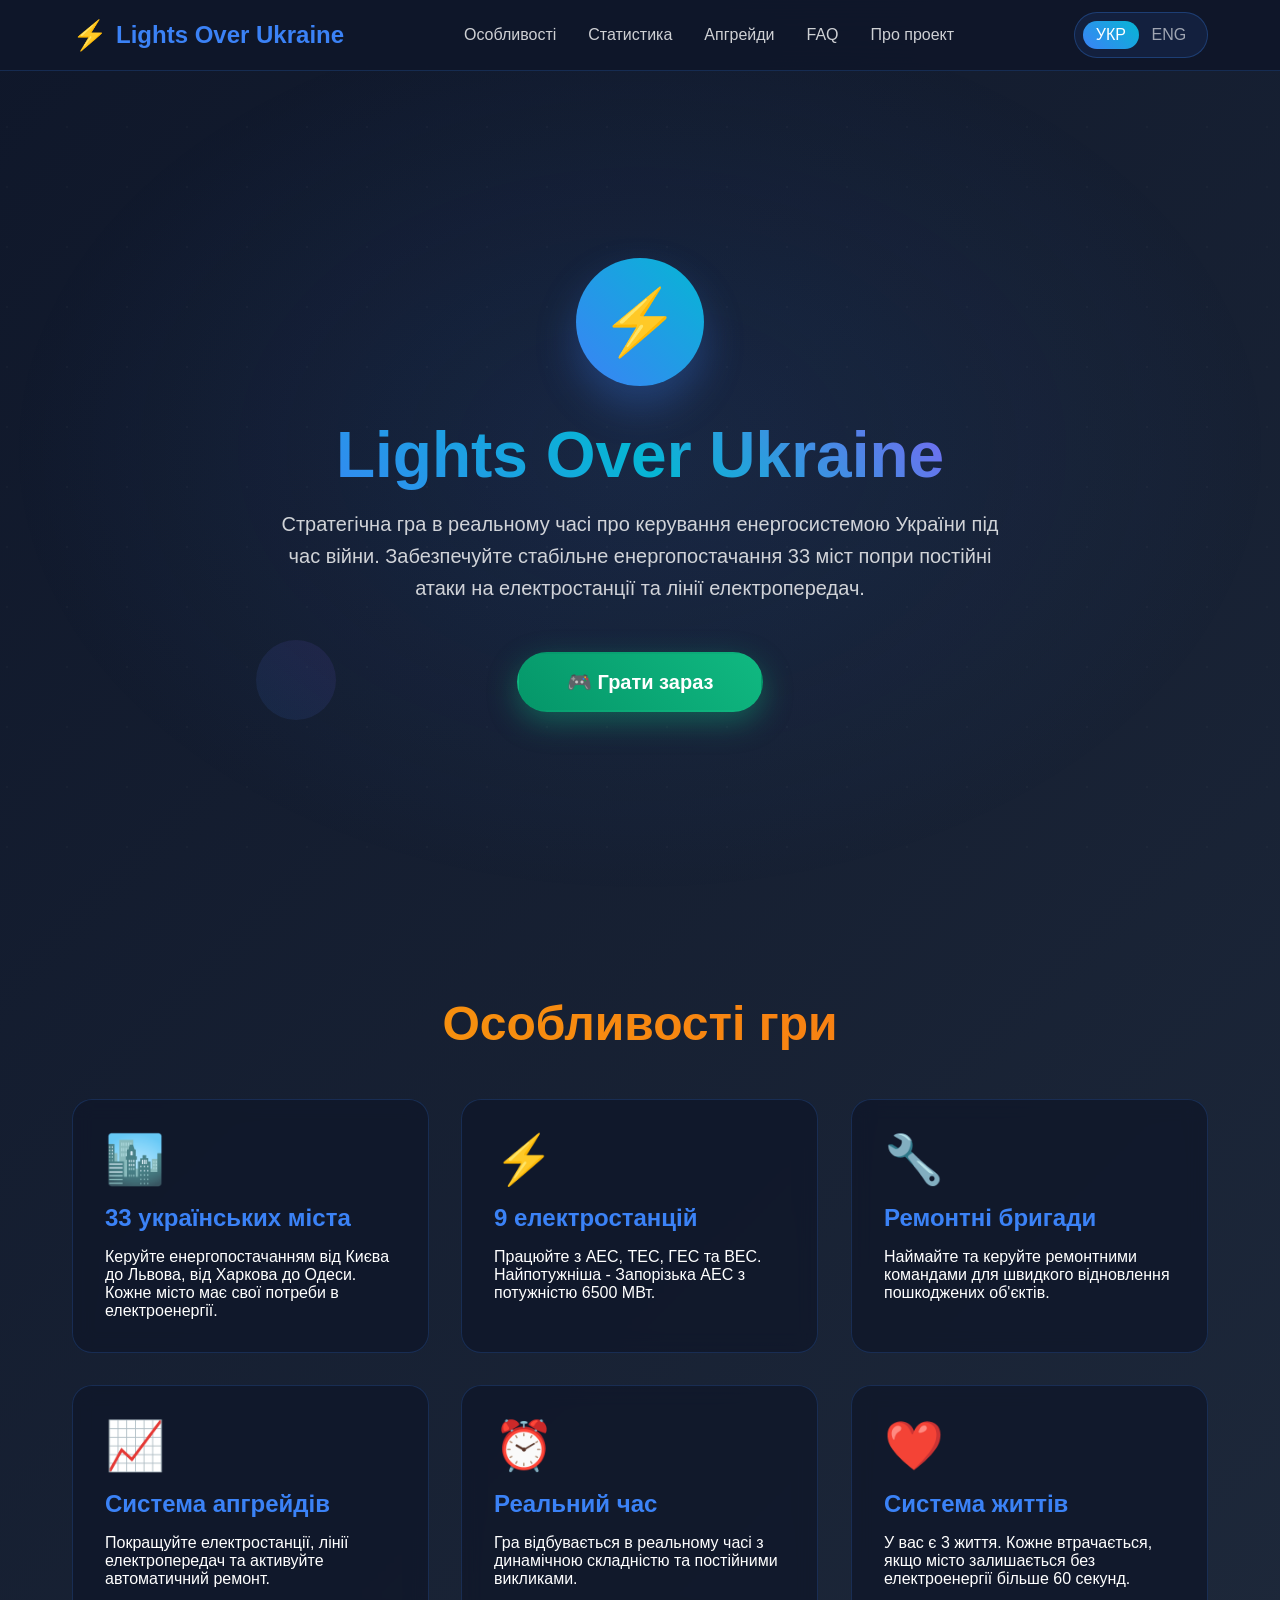
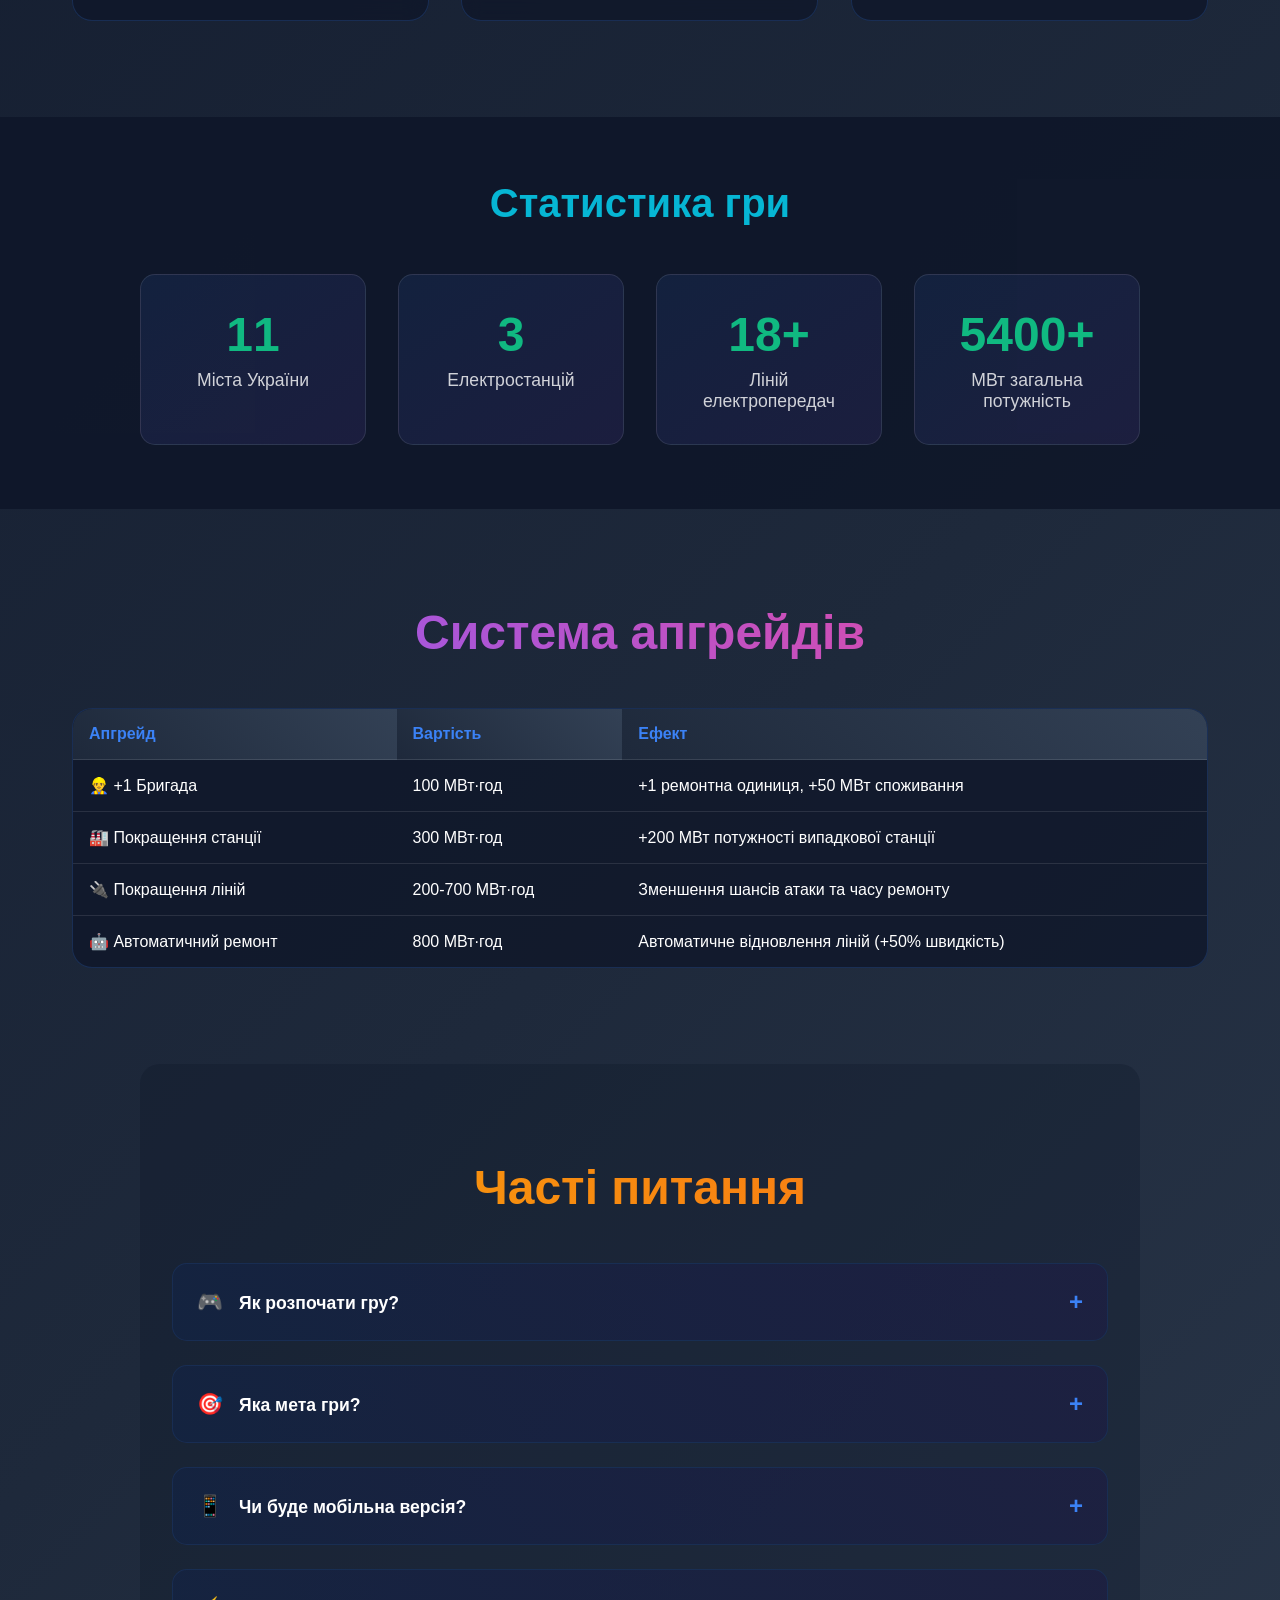
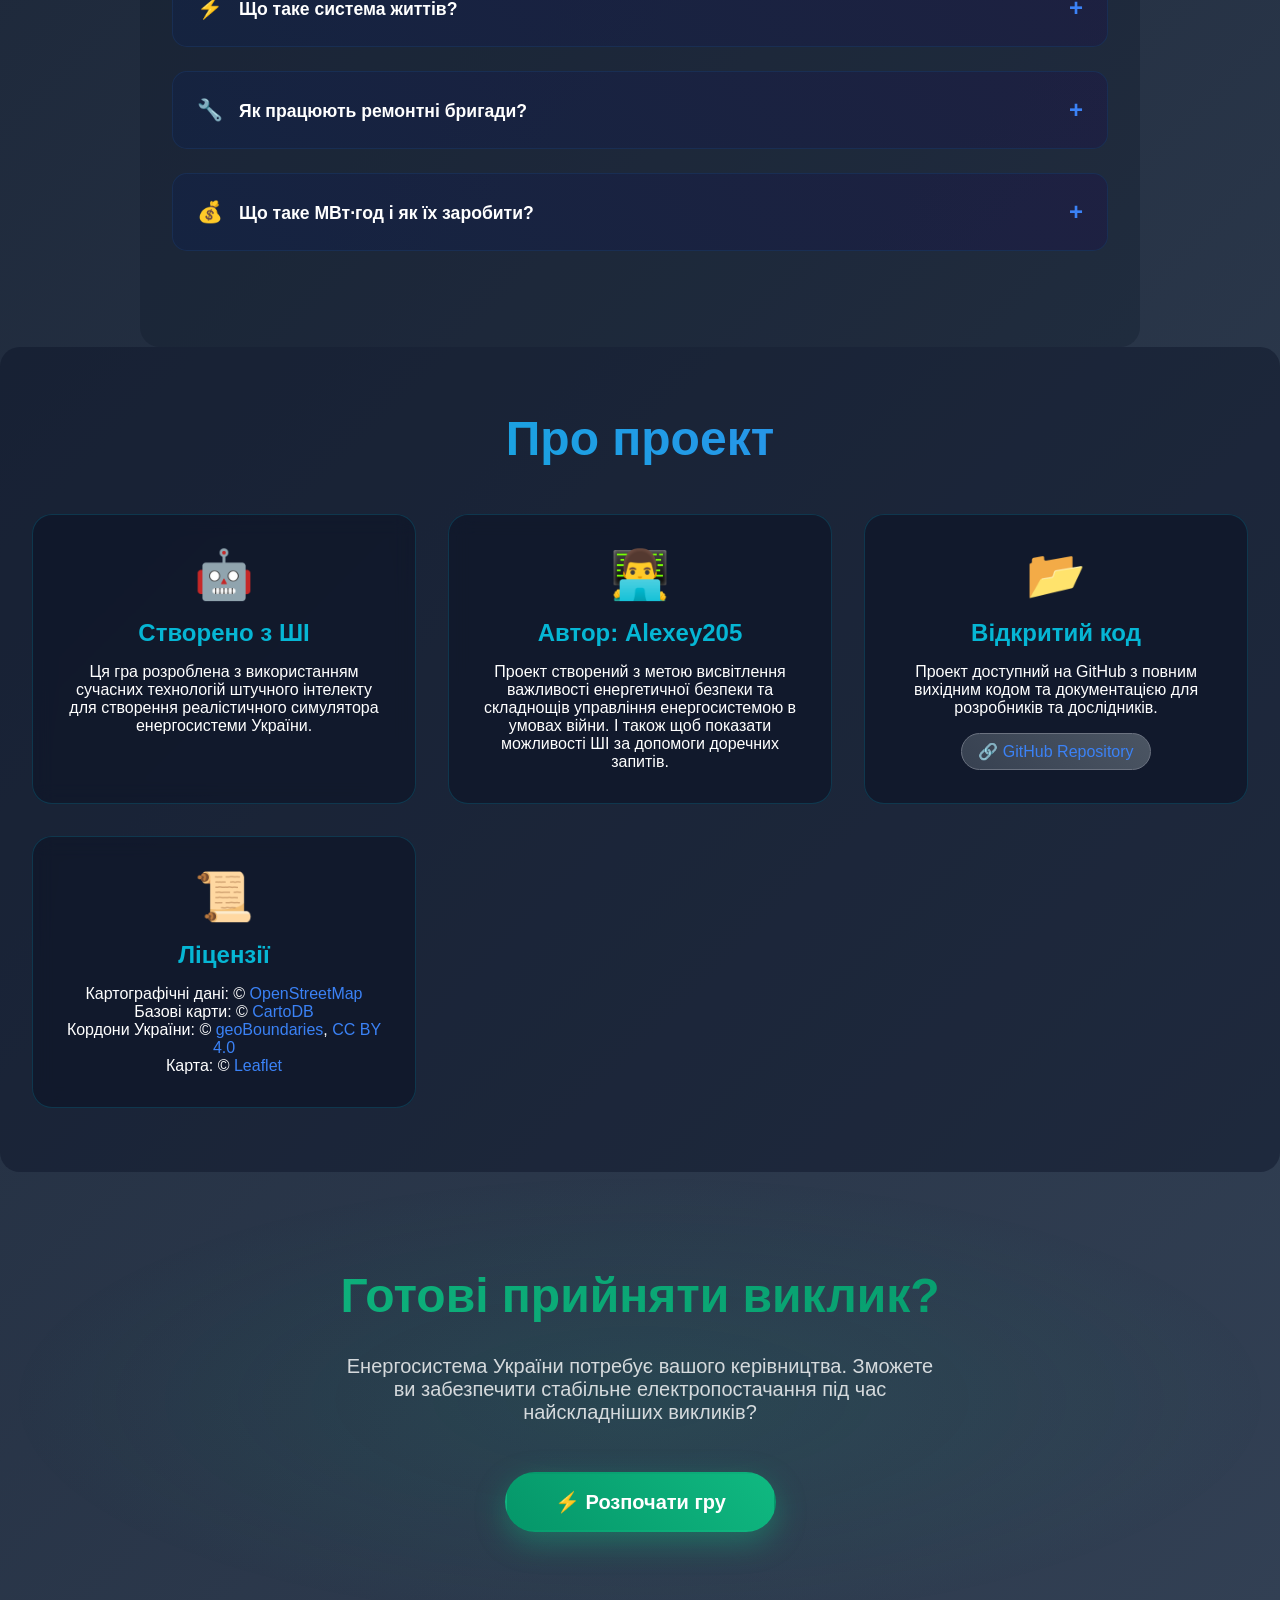
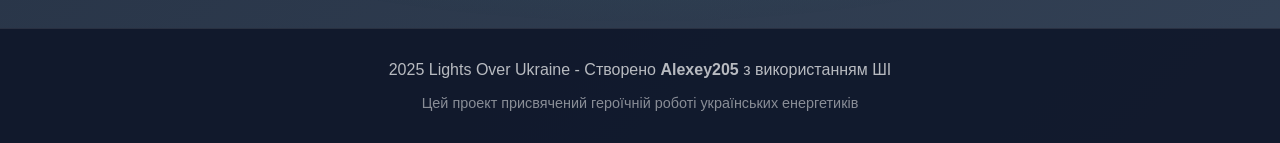
<file: index.html>
<!DOCTYPE html>
<html lang="uk">

<head>
    <meta charset="UTF-8">
    <meta name="viewport" content="width=device-width, initial-scale=1.0, user-scalable=no">
    <title>Lights Over Ukraine - Стратегічна гра про енергосистему України</title>
    <meta name="description" content="Стратегічна гра в реальному часі про керування енергосистемою України під час війни. Забезпечуйте стабільне енергопостачання 33 міст попри постійні атаки.">
    <meta name="keywords" content="гра, стратегія, енергосистема, Україна, симулятор">
    <meta property="og:title" content="Lights Over Ukraine">
    <meta property="og:description" content="Керуйте енергосистемою України під час війни">
    <meta property="og:type" content="website">
    <link rel="icon" href="src/icon.png" type="image/png">
    <style>
        * {
            margin: 0;
            padding: 0;
            box-sizing: border-box;
        }

        body {
            font-family: 'Segoe UI', Tahoma, Geneva, Verdana, sans-serif;
            background: linear-gradient(135deg, #0f172a 0%, #1e293b 50%, #334155 100%);
            color: white;
            overflow-x: hidden;
            -webkit-font-smoothing: antialiased;
            -moz-osx-font-smoothing: grayscale;
        }

        /* Navigation */
        .navbar {
            position: fixed;
            top: 0;
            left: 0;
            right: 0;
            background: rgba(15, 23, 42, 0.95);
            backdrop-filter: blur(20px);
            border-bottom: 1px solid rgba(59, 130, 246, 0.2);
            z-index: 1000;
            transition: all 0.3s ease;
        }

        .navbar.scrolled {
            background: rgba(15, 23, 42, 0.98);
            box-shadow: 0 4px 20px rgba(0, 0, 0, 0.3);
        }

        .nav-container {
            max-width: 1200px;
            margin: 0 auto;
            padding: 0 2rem;
            display: flex;
            align-items: center;
            justify-content: space-between;
            height: 70px;
        }

        .nav-logo {
            display: flex;
            align-items: center;
            font-size: 1.5rem;
            font-weight: bold;
            color: #3b82f6;
            text-decoration: none;
            transition: color 0.3s ease;
        }

        .nav-logo:hover {
            color: #06b6d4;
        }

        .nav-logo::before {
            content: '⚡';
            margin-right: 0.5rem;
            font-size: 1.8rem;
        }

        .nav-menu {
            display: flex;
            align-items: center;
            list-style: none;
            gap: 2rem;
        }

        .nav-link {
            color: rgba(255, 255, 255, 0.8);
            text-decoration: none;
            font-weight: 500;
            transition: all 0.3s ease;
            position: relative;
            padding: 0.5rem 0;
        }

        .nav-link:hover {
            color: #3b82f6;
        }

        .nav-link::after {
            content: '';
            position: absolute;
            bottom: 0;
            left: 0;
            width: 0;
            height: 2px;
            background: linear-gradient(45deg, #3b82f6, #06b6d4);
            transition: width 0.3s ease;
        }

        .nav-link:hover::after {
            width: 100%;
        }

        .nav-right {
            display: flex;
            align-items: center;
            gap: 1.5rem;
        }

        /* Language Switcher */
        .lang-switcher {
            position: relative;
            display: flex;
            align-items: center;
            background: rgba(59, 130, 246, 0.1);
            border: 1px solid rgba(59, 130, 246, 0.3);
            border-radius: 25px;
            padding: 0.5rem;
            cursor: pointer;
            transition: all 0.3s ease;
        }

        .lang-switcher:hover {
            background: rgba(59, 130, 246, 0.2);
            border-color: rgba(59, 130, 246, 0.5);
        }

        .lang-option {
            padding: 0.3rem 0.8rem;
            border-radius: 20px;
            font-weight: 500;
            transition: all 0.3s ease;
            cursor: pointer;
        }

        .lang-option.active {
            background: linear-gradient(45deg, #3b82f6, #06b6d4);
            color: white;
        }

        .lang-option:not(.active) {
            color: rgba(255, 255, 255, 0.6);
        }

        /* Mobile menu button */
        .mobile-menu-btn {
            display: none;
            flex-direction: column;
            cursor: pointer;
            padding: 0.5rem;
            background: none;
            border: none;
            color: white;
        }

        .mobile-menu-btn span {
            width: 25px;
            height: 3px;
            background: white;
            margin: 3px 0;
            transition: 0.3s;
            border-radius: 2px;
        }

        /* Back to Top Button */
        .back-to-top {
            position: fixed;
            bottom: 2rem;
            right: 2rem;
            width: 50px;
            height: 50px;
            background: linear-gradient(45deg, #3b82f6, #06b6d4);
            color: white;
            border: none;
            border-radius: 50%;
            cursor: pointer;
            display: flex;
            align-items: center;
            justify-content: center;
            font-size: 1.2rem;
            opacity: 0;
            visibility: hidden;
            transition: all 0.3s ease;
            z-index: 999;
            box-shadow: 0 4px 20px rgba(59, 130, 246, 0.3);
        }

        .back-to-top.visible {
            opacity: 1;
            visibility: visible;
        }

        .back-to-top:hover {
            transform: translateY(-3px);
            box-shadow: 0 6px 25px rgba(59, 130, 246, 0.5);
        }

        /* Hero Section */
        .hero {
            min-height: 100vh;
            display: flex;
            align-items: center;
            justify-content: center;
            text-align: center;
            position: relative;
            background: radial-gradient(ellipse at center, rgba(59, 130, 246, 0.1) 0%, transparent 70%);
            padding-top: 70px;
        }

        .hero::before {
            content: '';
            position: absolute;
            top: 0;
            left: 0;
            right: 0;
            bottom: 0;
            background: url("data:image/svg+xml,%3Csvg width='60' height='60' viewBox='0 0 60 60' xmlns='http://www.w3.org/2000/svg'%3E%3Cg fill='none' fill-rule='evenodd'%3E%3Cg fill='%23ffffff' fill-opacity='0.03'%3E%3Ccircle cx='7' cy='7' r='1'/%3E%3C/g%3E%3C/g%3E%3C/svg%3E") repeat;
            animation: float 20s ease-in-out infinite;
        }

        @keyframes float {
            0%, 100% {
                transform: translateY(0px);
            }
            50% {
                transform: translateY(-20px);
            }
        }

        .hero-content {
            z-index: 2;
            position: relative;
            max-width: 800px;
            padding: 2rem;
        }

        .logo {
            width: 128px;
            height: 128px;
            margin: 0 auto 2rem;
            background: linear-gradient(45deg, #3b82f6, #06b6d4);
            border-radius: 50%;
            display: flex;
            align-items: center;
            justify-content: center;
            font-size: 4rem;
            box-shadow: 0 20px 40px rgba(59, 130, 246, 0.3);
            animation: pulse 2s ease-in-out infinite;
            will-change: transform;
        }

        @keyframes pulse {
            0%, 100% {
                transform: scale(1);
                box-shadow: 0 20px 40px rgba(59, 130, 246, 0.3);
            }
            50% {
                transform: scale(1.05);
                box-shadow: 0 25px 50px rgba(59, 130, 246, 0.5);
            }
        }

        .hero h1 {
            font-size: 4rem;
            margin-bottom: 1rem;
            background: linear-gradient(45deg, #3b82f6, #06b6d4, #8b5cf6);
            background-clip: text;
            -webkit-background-clip: text;
            -webkit-text-fill-color: transparent;
            animation: glow 3s ease-in-out infinite alternate;
        }

        @keyframes glow {
            from {
                filter: brightness(1);
            }
            to {
                filter: brightness(1.2);
            }
        }

        .hero p {
            font-size: 1.25rem;
            margin-bottom: 3rem;
            opacity: 0.8;
            line-height: 1.6;
        }

        .play-button {
            display: inline-block;
            background: linear-gradient(45deg, #059669, #10b981);
            color: white;
            text-decoration: none;
            padding: 1rem 3rem;
            border-radius: 50px;
            font-size: 1.25rem;
            font-weight: bold;
            box-shadow: 0 10px 30px rgba(16, 185, 129, 0.4);
            transition: all 0.3s ease;
            border: 2px solid transparent;
            will-change: transform;
        }

        .play-button:hover {
            transform: translateY(-3px);
            box-shadow: 0 15px 40px rgba(16, 185, 129, 0.6);
            background: linear-gradient(45deg, #10b981, #059669);
        }

        /* Sections spacing */
        section {
            scroll-margin-top: 70px;
        }

        /* Features Section */
        .features {
            padding: 6rem 2rem;
            max-width: 1200px;
            margin: 0 auto;
        }

        .features h2 {
            text-align: center;
            font-size: 3rem;
            margin-bottom: 3rem;
            background: linear-gradient(45deg, #f59e0b, #f97316);
            background-clip: text;
            -webkit-background-clip: text;
            -webkit-text-fill-color: transparent;
        }

        .features-grid {
            display: grid;
            grid-template-columns: repeat(auto-fit, minmax(300px, 1fr));
            gap: 2rem;
        }

        .feature-card {
            background: rgba(15, 23, 42, 0.8);
            padding: 2rem;
            border-radius: 20px;
            border: 1px solid rgba(59, 130, 246, 0.2);
            backdrop-filter: blur(10px);
            transition: all 0.3s ease;
            position: relative;
            overflow: hidden;
            will-change: transform;
        }

        .feature-card::before {
            content: '';
            position: absolute;
            top: 0;
            left: -100%;
            width: 100%;
            height: 100%;
            background: linear-gradient(90deg, transparent, rgba(59, 130, 246, 0.1), transparent);
            transition: left 0.5s ease;
        }

        .feature-card:hover {
            transform: translateY(-10px);
            box-shadow: 0 20px 40px rgba(0, 0, 0, 0.3);
            border-color: rgba(59, 130, 246, 0.5);
        }

        .feature-card:hover::before {
            left: 100%;
        }

        .feature-icon {
            font-size: 3rem;
            margin-bottom: 1rem;
            display: block;
        }

        .feature-card h3 {
            font-size: 1.5rem;
            margin-bottom: 1rem;
            color: #3b82f6;
        }

        /* Statistics Section */
        .stats {
            background: rgba(15, 23, 42, 0.9);
            padding: 4rem 2rem;
            text-align: center;
        }

        .stats h2 {
            font-size: 2.5rem;
            margin-bottom: 3rem;
            color: #06b6d4;
        }

        .stats-grid {
            display: grid;
            grid-template-columns: repeat(auto-fit, minmax(200px, 1fr));
            gap: 2rem;
            max-width: 1000px;
            margin: 0 auto;
        }

        .stat-card {
            padding: 2rem;
            background: linear-gradient(145deg, rgba(59, 130, 246, 0.1), rgba(139, 92, 246, 0.1));
            border-radius: 15px;
            border: 1px solid rgba(255, 255, 255, 0.1);
            transition: all 0.3s ease;
            will-change: transform;
        }

        .stat-card:hover {
            transform: scale(1.05);
            box-shadow: 0 15px 30px rgba(0, 0, 0, 0.2);
        }

        .stat-number {
            font-size: 3rem;
            font-weight: bold;
            color: #10b981;
            margin-bottom: 0.5rem;
        }

        .stat-label {
            color: rgba(255, 255, 255, 0.8);
            font-size: 1.1rem;
        }

        /* Upgrades Section */
        .upgrades {
            padding: 6rem 2rem;
            max-width: 1200px;
            margin: 0 auto;
        }

        .upgrades h2 {
            text-align: center;
            font-size: 3rem;
            margin-bottom: 3rem;
            background: linear-gradient(45deg, #8b5cf6, #ec4899);
            background-clip: text;
            -webkit-background-clip: text;
            -webkit-text-fill-color: transparent;
        }

        .upgrade-table {
            background: rgba(15, 23, 42, 0.8);
            border-radius: 20px;
            overflow: hidden;
            border: 1px solid rgba(59, 130, 246, 0.2);
        }

        .upgrade-table table {
            width: 100%;
            border-collapse: collapse;
        }

        .upgrade-table th {
            background: linear-gradient(45deg, #1e293b, #334155);
            padding: 1rem;
            text-align: left;
            color: #3b82f6;
            font-weight: bold;
        }

        .upgrade-table td {
            padding: 1rem;
            border-top: 1px solid rgba(255, 255, 255, 0.1);
        }

        .upgrade-table tr:hover {
            background: rgba(59, 130, 246, 0.1);
        }

        /* FAQ Section */
        .faq {
            padding: 6rem 2rem;
            max-width: 1000px;
            margin: 0 auto;
            background: rgba(15, 23, 42, 0.3);
            border-radius: 20px;
        }

        .faq h2 {
            text-align: center;
            font-size: 3rem;
            margin-bottom: 3rem;
            background: linear-gradient(45deg, #f59e0b, #f97316);
            background-clip: text;
            -webkit-background-clip: text;
            -webkit-text-fill-color: transparent;
        }

        .faq-container {
            display: flex;
            flex-direction: column;
            gap: 1.5rem;
        }

        .faq-item {
            background: rgba(15, 23, 42, 0.8);
            border: 1px solid rgba(59, 130, 246, 0.2);
            border-radius: 15px;
            overflow: hidden;
            transition: all 0.3s ease;
        }

        .faq-item:hover {
            border-color: rgba(59, 130, 246, 0.5);
            box-shadow: 0 8px 25px rgba(0, 0, 0, 0.2);
        }

        .faq-question {
            padding: 1.5rem;
            background: linear-gradient(45deg, rgba(59, 130, 246, 0.1), rgba(139, 92, 246, 0.1));
            cursor: pointer;
            display: flex;
            justify-content: space-between;
            align-items: center;
            font-weight: 600;
            font-size: 1.1rem;
            transition: all 0.3s ease;
        }

        .faq-question:hover {
            background: linear-gradient(45deg, rgba(59, 130, 246, 0.2), rgba(139, 92, 246, 0.2));
        }

        .faq-question::after {
            content: '+';
            font-size: 1.5rem;
            font-weight: bold;
            color: #3b82f6;
            transition: transform 0.3s ease;
        }

        .faq-item.active .faq-question::after {
            transform: rotate(45deg);
            color: #06b6d4;
        }

        .faq-answer {
            max-height: 0;
            overflow: hidden;
            transition: max-height 0.3s ease, padding 0.3s ease;
            background: rgba(15, 23, 42, 0.6);
        }

        .faq-item.active .faq-answer {
            max-height: 200px;
            padding: 1.5rem;
        }

        .faq-answer p {
            color: rgba(255, 255, 255, 0.9);
            line-height: 1.6;
            margin: 0;
        }

        .faq-icon {
            margin-right: 1rem;
            font-size: 1.3rem;
        }
        .about-project {
            padding: 4rem 2rem;
            max-width: 1500px;
            margin: 0 auto;
            border-radius: 20px;
            background: rgba(15, 23, 42, 0.5);
        }

        .about-project h2 {
            text-align: center;
            font-size: 3rem;
            margin-bottom: 3rem;
            background: linear-gradient(45deg, #06b6d4, #3b82f6);
            background-clip: text;
            -webkit-background-clip: text;
            -webkit-text-fill-color: transparent;
        }

        .about-grid {
            display: grid;
            grid-template-columns: repeat(auto-fit, minmax(300px, 1fr));
            gap: 2rem;
        }

        .about-card {
            background: rgba(15, 23, 42, 0.8);
            padding: 2rem;
            border-radius: 20px;
            border: 1px solid rgba(6, 182, 212, 0.2);
            backdrop-filter: blur(10px);
            transition: all 0.3s ease;
            position: relative;
            overflow: hidden;
            text-align: center;
            will-change: transform;
        }

        .about-card::before {
            content: '';
            position: absolute;
            top: 0;
            left: -100%;
            width: 100%;
            height: 100%;
            background: linear-gradient(90deg, transparent, rgba(6, 182, 212, 0.1), transparent);
            transition: left 0.5s ease;
        }

        .about-card:hover {
            transform: translateY(-10px);
            box-shadow: 0 20px 40px rgba(0, 0, 0, 0.3);
            border-color: rgba(6, 182, 212, 0.5);
        }

        .about-card:hover::before {
            left: 100%;
        }

        .about-card a {
            color: #3b82f6;
            text-decoration: none;
            transition: color 0.3s ease;
            position: relative;
        }

        .about-card a:hover {
            color: #06b6d4;
        }

        .about-icon {
            font-size: 3rem;
            margin-bottom: 1rem;
            display: block;
        }

        .about-card h3 {
            font-size: 1.5rem;
            margin-bottom: 1rem;
            color: #06b6d4;
        }

        .github-link {
            display: inline-block;
            margin-top: 1rem;
            padding: 0.5rem 1rem;
            background: linear-gradient(45deg, #374151, #4b5563);
            color: white;
            text-decoration: none;
            border-radius: 25px;
            transition: all 0.3s ease;
            border: 1px solid #6b7280;
        }

        .github-link:hover {
            transform: translateY(-2px);
            box-shadow: 0 5px 15px rgba(0, 0, 0, 0.3);
            background: linear-gradient(45deg, #4b5563, #374151);
        }

        /* Call to Action */
        .cta {
            text-align: center;
            padding: 6rem 2rem;
            background: radial-gradient(ellipse at center, rgba(16, 185, 129, 0.1) 0%, transparent 70%);
        }

        .cta h2 {
            font-size: 3rem;
            margin-bottom: 2rem;
            background: linear-gradient(45deg, #10b981, #059669);
            background-clip: text;
            -webkit-background-clip: text;
            -webkit-text-fill-color: transparent;
        }

        .cta p {
            font-size: 1.25rem;
            margin-bottom: 3rem;
            opacity: 0.8;
            max-width: 600px;
            margin-left: auto;
            margin-right: auto;
        }

        /* Touch-friendly improvements */
        .play-button,
        .github-link,
        .back-to-top {
            -webkit-tap-highlight-color: transparent;
            touch-action: manipulation;
        }

        .feature-card,
        .stat-card,
        .about-card {
            -webkit-tap-highlight-color: transparent;
        }

        /* Smooth scrolling */
        html {
            scroll-behavior: smooth;
        }

        /* Animated Background Elements */
        .bg-element {
            position: fixed;
            border-radius: 50%;
            background: linear-gradient(45deg, rgba(59, 130, 246, 0.1), rgba(139, 92, 246, 0.1));
            z-index: -1;
            animation: backgroundFloat 15s ease-in-out infinite;
        }

        .bg-element:nth-child(1) {
            top: 10%;
            left: 10%;
            width: 100px;
            height: 100px;
            animation-delay: 0s;
        }

        .bg-element:nth-child(2) {
            top: 60%;
            right: 10%;
            width: 150px;
            height: 150px;
            animation-delay: 5s;
        }

        .bg-element:nth-child(3) {
            bottom: 20%;
            left: 20%;
            width: 80px;
            height: 80px;
            animation-delay: 10s;
        }

        @keyframes backgroundFloat {
            0%, 100% {
                transform: translateY(0px) rotate(0deg);
                opacity: 0.3;
            }
            50% {
                transform: translateY(-30px) rotate(180deg);
                opacity: 0.6;
            }
        }

        /* Mobile Styles */
        @media (max-width: 768px) {
            .mobile-menu-btn {
                display: flex;
            }

            .nav-menu {
                position: fixed;
                top: 70px;
                left: -100%;
                width: 100%;
                height: calc(100vh - 70px);
                background: rgba(15, 23, 42, 0.98);
                flex-direction: column;
                justify-content: flex-start;
                align-items: center;
                padding-top: 2rem;
                gap: 1.5rem;
                transition: left 0.3s ease;
                backdrop-filter: blur(20px);
            }

            .nav-menu.active {
                left: 0;
            }

            .nav-container {
                padding: 0 1rem;
            }

            .nav-logo {
                font-size: 1.2rem;
            }

            .hero h1 {
                font-size: 2rem;
                margin-bottom: 0.5rem;
            }

            .hero p {
                font-size: 1rem;
                margin-bottom: 2rem;
            }

            .play-button {
                padding: 0.8rem 2rem;
                font-size: 1rem;
            }

            .features, .upgrades, .about-project {
                padding: 3rem 1rem;
            }

            .stats {
                padding: 3rem 1rem;
            }

            .cta {
                padding: 3rem 1rem;
            }

            .features h2, .upgrades h2, .cta h2, .about-project h2 {
                font-size: 2rem;
                margin-bottom: 2rem;
            }

            .stats h2 {
                font-size: 2rem;
                margin-bottom: 2rem;
            }

            .faq h2 {
                font-size: 2rem;
                margin-bottom: 2rem;
            }

            .faq {
                padding: 3rem 1rem;
            }

            .faq-question {
                padding: 1rem;
                font-size: 1rem;
            }

            .faq-item.active .faq-answer {
                max-height: 300px;
                padding: 1rem;
            }

            .faq-icon {
                margin-right: 0.5rem;
                font-size: 1.1rem;
            }

            .back-to-top {
                bottom: 1rem;
                right: 1rem;
                width: 45px;
                height: 45px;
                font-size: 1rem;
            }

            .bg-element {
                display: none;
            }
        }

        @media (max-width: 480px) {
            .nav-container {
                padding: 0 0.8rem;
            }

            .nav-logo {
                font-size: 1rem;
            }

            .nav-logo::before {
                font-size: 1.2rem;
                margin-right: 0.3rem;
            }

            .hero {
                padding: 70px 0.8rem 1.5rem;
            }

            .hero h1 {
                font-size: 1.8rem;
                margin-bottom: 0.6rem;
            }

            .hero p {
                font-size: 0.95rem;
                margin-bottom: 1.5rem;
            }

            .play-button {
                padding: 0.8rem 1.8rem;
                font-size: 0.95rem;
            }

            .logo {
                width: 60px;
                height: 60px;
                font-size: 2rem;
                margin-bottom: 1rem;
            }

            .features, .upgrades, .about-project, .faq {
                padding: 2.5rem 0.8rem;
            }

            .stats, .cta {
                padding: 2rem 0.8rem;
            }

            .features h2, .upgrades h2, .cta h2, .about-project h2, .stats h2, .faq h2 {
                font-size: 1.6rem;
                margin-bottom: 1.5rem;
            }

            .stats-grid {
                gap: 1rem;
            }

            .stat-card {
                padding: 1rem 0.6rem;
            }

            .stat-number {
                font-size: 1.8rem;
            }

            .stat-label {
                font-size: 0.8rem;
            }

            .feature-card, .about-card {
                padding: 1rem;
            }

            .feature-icon, .about-icon {
                font-size: 2rem;
                margin-bottom: 0.8rem;
            }

            .feature-card h3, .about-card h3 {
                font-size: 1.1rem;
                margin-bottom: 0.6rem;
            }

            .feature-card p, .about-card p {
                font-size: 0.85rem;
            }

            .faq-question {
                padding: 0.7rem;
                font-size: 0.9rem;
            }

            .faq-item.active .faq-answer {
                padding: 0.7rem;
            }

            .faq-answer p {
                font-size: 0.85rem;
            }

            .upgrade-table th, .upgrade-table td {
                padding: 0.6rem 0.4rem;
                font-size: 0.8rem;
            }

            .back-to-top {
                width: 35px;
                height: 35px;
                font-size: 0.9rem;
            }

            .github-link {
                padding: 0.4rem 0.8rem;
                font-size: 0.85rem;
            }

            footer {
                padding: 1.2rem 0.8rem;
            }

            footer p {
                font-size: 0.85rem;
            }

            footer p:last-child {
                font-size: 0.8rem;
            }
        }

        @media (max-width: 360px) {
            .nav-logo {
                font-size: 0.9rem;
            }

            .hero h1 {
                font-size: 1.6rem;
            }

            .hero p {
                font-size: 0.9rem;
            }

            .play-button {
                padding: 0.7rem 1.5rem;
                font-size: 0.9rem;
            }

            .features h2, .upgrades h2, .cta h2, .about-project h2, .stats h2, .faq h2 {
                font-size: 1.4rem;
            }

            .stat-number {
                font-size: 1.6rem;
            }

            .lang-option {
                padding: 0.1rem 0.4rem;
                font-size: 0.75rem;
            }
        }

        /* Landscape mobile orientation */
        @media (max-height: 500px) and (orientation: landscape) {
            .hero {
                min-height: auto;
                padding: 80px 1rem 2rem;
            }

            .logo {
                width: 50px;
                height: 50px;
                font-size: 1.8rem;
                margin-bottom: 0.8rem;
            }

            .hero h1 {
                font-size: 1.6rem;
                margin-bottom: 0.5rem;
            }

            .hero p {
                font-size: 0.9rem;
                margin-bottom: 1.2rem;
            }
        }

        /* High DPI displays */
        @media (-webkit-min-device-pixel-ratio: 2), (min-resolution: 192dpi) {
            .hero::before {
                background-size: 30px 30px;
            }
        }

        /* Accessibility improvements */
        @media (prefers-reduced-motion: reduce) {
            *,
            *::before,
            *::after {
                animation-duration: 0.01ms !important;
                animation-iteration-count: 1 !important;
                transition-duration: 0.01ms !important;
            }

            .hero::before {
                animation: none;
            }

            .logo {
                animation: none;
            }
        }

        /* Focus styles for better accessibility */
        .nav-link:focus,
        .play-button:focus,
        .github-link:focus,
        .back-to-top:focus,
        .faq-question:focus {
            outline: 2px solid #3b82f6;
            outline-offset: 2px;
        }

        /* Improved touch targets */
        @media (hover: none) {
            .nav-link,
            .play-button,
            .github-link,
            .faq-question,
            .lang-option {
                min-height: 44px;
                display: flex;
                align-items: center;
                justify-content: center;
            }

            .mobile-menu-btn {
                min-height: 44px;
                min-width: 44px;
            }

            .back-to-top {
                min-height: 44px;
                min-width: 44px;
            }
        }
    </style>
</head>

<body>
    <!-- Navigation -->
    <nav class="navbar" id="navbar">
        <div class="nav-container">
            <a href="#hero" class="nav-logo">Lights Over Ukraine</a>
            
            <ul class="nav-menu" id="nav-menu">
                <li><a href="#features" class="nav-link" data-uk="Особливості" data-en="Features">Особливості</a></li>
                <li><a href="#stats" class="nav-link" data-uk="Статистика" data-en="Statistics">Статистика</a></li>
                <li><a href="#upgrades" class="nav-link" data-uk="Апгрейди" data-en="Upgrades">Апгрейди</a></li>
                <li><a href="#faq" class="nav-link" data-uk="FAQ" data-en="FAQ">FAQ</a></li>
                <li><a href="#about" class="nav-link" data-uk="Про проект" data-en="About">Про проект</a></li>
            </ul>

            <div class="nav-right">
                <div class="lang-switcher" id="lang-switcher">
                    <div class="lang-option active" data-lang="uk">УКР</div>
                    <div class="lang-option" data-lang="en">ENG</div>
                </div>
                
                <button class="mobile-menu-btn" id="mobile-menu-btn">
                    <span></span>
                    <span></span>
                    <span></span>
                </button>
            </div>
        </div>
    </nav>

    <!-- Back to Top Button -->
    <button class="back-to-top" id="back-to-top" title="Повернутися наверх">
        ↑
    </button>

    <!-- Animated background elements -->
    <div class="bg-element"></div>
    <div class="bg-element"></div>
    <div class="bg-element"></div>

    <!-- Hero Section -->
    <section class="hero" id="hero">
        <div class="hero-content">
            <div class="logo">⚡</div>
            <h1 data-uk="Lights Over Ukraine" data-en="Lights Over Ukraine">Lights Over Ukraine</h1>
            <p data-uk="Стратегічна гра в реальному часі про керування енергосистемою України під час війни. Забезпечуйте стабільне енергопостачання 33 міст попри постійні атаки на електростанції та лінії електропередач." data-en="Real-time strategic game about managing Ukraine's energy system during wartime. Ensure stable power supply to 33 cities despite constant attacks on power plants and transmission lines.">Стратегічна гра в реальному часі про керування енергосистемою України під час війни. Забезпечуйте стабільне енергопостачання 33 міст попри постійні атаки на електростанції та лінії електропередач.</p>
            <a href="base_game.html" class="play-button" data-uk="🎮 Грати зараз" data-en="🎮 Play Now">🎮 Грати зараз</a>
        </div>
    </section>

    <!-- Features Section -->
    <section class="features" id="features">
        <h2 data-uk="Особливості гри" data-en="Game Features">Особливості гри</h2>
        <div class="features-grid">
            <div class="feature-card">
                <span class="feature-icon">🏙️</span>
                <h3 data-uk="33 українських міста" data-en="33 Ukrainian Cities">33 українських міста</h3>
                <p data-uk="Керуйте енергопостачанням від Києва до Львова, від Харкова до Одеси. Кожне місто має свої потреби в електроенергії." data-en="Manage power supply from Kyiv to Lviv, from Kharkiv to Odesa. Each city has its own electricity needs.">Керуйте енергопостачанням від Києва до Львова, від Харкова до Одеси. Кожне місто має свої потреби в електроенергії.</p>
            </div>
            <div class="feature-card">
                <span class="feature-icon">⚡</span>
                <h3 data-uk="9 електростанцій" data-en="9 Power Plants">9 електростанцій</h3>
                <p data-uk="Працюйте з АЕС, ТЕС, ГЕС та ВЕС. Найпотужніша - Запорізька АЕС з потужністю 6500 МВт." data-en="Work with nuclear, thermal, hydro and wind power plants. The most powerful is Zaporizhzhia NPP with 6500 MW capacity.">Працюйте з АЕС, ТЕС, ГЕС та ВЕС. Найпотужніша - Запорізька АЕС з потужністю 6500 МВт.</p>
            </div>
            <div class="feature-card">
                <span class="feature-icon">🔧</span>
                <h3 data-uk="Ремонтні бригади" data-en="Repair Teams">Ремонтні бригади</h3>
                <p data-uk="Наймайте та керуйте ремонтними командами для швидкого відновлення пошкоджених об'єктів." data-en="Hire and manage repair teams for quick restoration of damaged facilities.">Наймайте та керуйте ремонтними командами для швидкого відновлення пошкоджених об'єктів.</p>
            </div>
            <div class="feature-card">
                <span class="feature-icon">📈</span>
                <h3 data-uk="Система апгрейдів" data-en="Upgrade System">Система апгрейдів</h3>
                <p data-uk="Покращуйте електростанції, лінії електропередач та активуйте автоматичний ремонт." data-en="Improve power plants, transmission lines and activate automatic repair.">Покращуйте електростанції, лінії електропередач та активуйте автоматичний ремонт.</p>
            </div>
            <div class="feature-card">
                <span class="feature-icon">⏰</span>
                <h3 data-uk="Реальний час" data-en="Real Time">Реальний час</h3>
                <p data-uk="Гра відбувається в реальному часі з динамічною складністю та постійними викликами." data-en="The game takes place in real time with dynamic difficulty and constant challenges.">Гра відбувається в реальному часі з динамічною складністю та постійними викликами.</p>
            </div>
            <div class="feature-card">
                <span class="feature-icon">❤️</span>
                <h3 data-uk="Система життів" data-en="Lives System">Система життів</h3>
                <p data-uk="У вас є 3 життя. Кожне втрачається, якщо місто залишається без електроенергії більше 60 секунд." data-en="You have 3 lives. Each is lost if a city remains without electricity for more than 60 seconds.">У вас є 3 життя. Кожне втрачається, якщо місто залишається без електроенергії більше 60 секунд.</p>
            </div>
        </div>
    </section>

    <!-- Statistics Section -->
    <section class="stats" id="stats">
        <h2 data-uk="Статистика гри" data-en="Game Statistics">Статистика гри</h2>
        <div class="stats-grid">
            <div class="stat-card">
                <div class="stat-number">33</div>
                <div class="stat-label" data-uk="Міста України" data-en="Ukrainian Cities">Міста України</div>
            </div>
            <div class="stat-card">
                <div class="stat-number">9</div>
                <div class="stat-label" data-uk="Електростанцій" data-en="Power Plants">Електростанцій</div>
            </div>
            <div class="stat-card">
                <div class="stat-number">50+</div>
                <div class="stat-label" data-uk="Ліній електропередач" data-en="Transmission Lines">Ліній електропередач</div>
            </div>
            <div class="stat-card">
                <div class="stat-number">15000+</div>
                <div class="stat-label" data-uk="МВт загальна потужність" data-en="MW Total Capacity">МВт загальна потужність</div>
            </div>
        </div>
    </section>

    <!-- Upgrades Table -->
    <section class="upgrades" id="upgrades">
        <h2 data-uk="Система апгрейдів" data-en="Upgrade System">Система апгрейдів</h2>
        <div class="upgrade-table">
            <table>
                <thead>
                    <tr>
                        <th data-uk="Апгрейд" data-en="Upgrade">Апгрейд</th>
                        <th data-uk="Вартість" data-en="Cost">Вартість</th>
                        <th data-uk="Ефект" data-en="Effect">Ефект</th>
                    </tr>
                </thead>
                <tbody>
                    <tr>
                        <td data-uk="👷‍♂️ +1 Бригада" data-en="👷‍♂️ +1 Team">👷‍♂️ +1 Бригада</td>
                        <td data-uk="100 МВт·год" data-en="100 MWh">100 МВт·год</td>
                        <td data-uk="+1 ремонтна одиниця, +50 МВт споживання" data-en="+1 repair unit, +50 MW consumption">+1 ремонтна одиниця, +50 МВт споживання</td>
                    </tr>
                    <tr>
                        <td data-uk="🏭 Покращення станції" data-en="🏭 Station Upgrade">🏭 Покращення станції</td>
                        <td data-uk="300 МВт·год" data-en="300 MWh">300 МВт·год</td>
                        <td data-uk="+200 МВт потужності випадкової станції" data-en="+200 MW capacity to random station">+200 МВт потужності випадкової станції</td>
                    </tr>
                    <tr>
                        <td data-uk="🔌 Покращення ліній" data-en="🔌 Line Upgrade">🔌 Покращення ліній</td>
                        <td data-uk="200-700 МВт·год" data-en="200-700 MWh">200-700 МВт·год</td>
                        <td data-uk="Зменшення шансів атаки та часу ремонту" data-en="Reduced attack chances and repair time">Зменшення шансів атаки та часу ремонту</td>
                    </tr>
                    <tr>
                        <td data-uk="🤖 Автоматичний ремонт" data-en="🤖 Auto Repair">🤖 Автоматичний ремонт</td>
                        <td data-uk="800 МВт·год" data-en="800 MWh">800 МВт·год</td>
                        <td data-uk="Автоматичне відновлення ліній (+50% швидкість)" data-en="Automatic line restoration (+50% speed)">Автоматичне відновлення ліній (+50% швидкість)</td>
                    </tr>
                </tbody>
            </table>
        </div>
    </section>

    <!-- FAQ Section -->
    <section class="faq" id="faq">
        <h2 data-uk="Часті питання" data-en="Frequently Asked Questions">Часті питання</h2>
        <div class="faq-container">
            <div class="faq-item">
                <div class="faq-question">
                    <span><span class="faq-icon">🎮</span><span data-uk="Як розпочати гру?" data-en="How to start playing?">Як розпочати гру?</span></span>
                </div>
                <div class="faq-answer">
                    <p data-uk="Для початку гри натисніть на кнопку 'Грати зараз' або 'Розпочати гру' на головній сторінці сайту. Ви будете перенаправлені до ігрового інтерфейсу, де зможете розпочати керування енергосистемою України." data-en="To start the game, click the 'Play Now' or 'Start Game' button on the main page of the site. You will be redirected to the game interface where you can begin managing Ukraine's energy system.">Для початку гри натисніть на кнопку "Грати зараз" або "Розпочати гру" на головній сторінці сайту. Ви будете перенаправлені до ігрового інтерфейсу, де зможете розпочати керування енергосистемою України.</p>
                </div>
            </div>
            
            <div class="faq-item">
                <div class="faq-question">
                    <span><span class="faq-icon">🎯</span><span data-uk="Яка мета гри?" data-en="What is the goal of the game?">Яка мета гри?</span></span>
                </div>
                <div class="faq-answer">
                    <p data-uk="Головна мета гри - відновлення та підтримка енергосистеми України під час війни. Ви повинні забезпечувати стабільне електропостачання для 33 українських міст, керуючи 9 електростанціями та 50+ лініями електропередач, попри постійні атаки на інфраструктуру." data-en="The main goal of the game is to restore and maintain Ukraine's energy system during wartime. You must ensure stable electricity supply to 33 Ukrainian cities by managing 9 power plants and 50+ transmission lines, despite constant attacks on infrastructure.">Головна мета гри - відновлення та підтримка енергосистеми України під час війни. Ви повинні забезпечувати стабільне електропостачання для 33 українських міст, керуючи 9 електростанціями та 50+ лініями електропередач, попри постійні атаки на інфраструктуру.</p>
                </div>
            </div>
            
            <div class="faq-item">
                <div class="faq-question">
                    <span><span class="faq-icon">📱</span><span data-uk="Чи буде мобільна версія?" data-en="Will there be a mobile version?">Чи буде мобільна версія?</span></span>
                </div>
                <div class="faq-answer">
                    <p data-uk="Мобільна версія гри знаходиться в планах розробки, але наразі не є першочерговим завданням. Спочатку ми зосереджуємося на наповненні гри новим контентом, функціями та покращенні ігрового процесу для десктопної версії." data-en="A mobile version of the game is planned for development, but it's not currently a priority. First, we are focusing on filling the game with new content, features and improving gameplay for the desktop version.">Мобільна версія гри знаходиться в планах розробки, але наразі не є першочерговим завданням. Спочатку ми зосереджуємося на наповненні гри новим контентом, функціями та покращенні ігрового процесу для десктопної версії.</p>
                </div>
            </div>
            
            <div class="faq-item">
                <div class="faq-question">
                    <span><span class="faq-icon">⚡</span><span data-uk="Що таке система життів?" data-en="What is the lives system?">Що таке система життів?</span></span>
                </div>
                <div class="faq-answer">
                    <p data-uk="У грі є система з 3 життів. Ви втрачаєте одне життя кожного разу, коли будь-яке місто залишається без електроенергії більше 60 секунд. Коли всі життя закінчуються - гра завершується. Це додає напругу та реалістичності до процесу управління енергосистемою." data-en="The game has a system of 3 lives. You lose one life every time any city remains without electricity for more than 60 seconds. When all lives are exhausted - the game ends. This adds tension and realism to the energy system management process.">У грі є система з 3 життів. Ви втрачаєте одне життя кожного разу, коли будь-яке місто залишається без електроенергії більше 60 секунд. Коли всі життя закінчуються - гра завершується. Це додає напругу та реалістичності до процесу управління енергосистемою.</p>
                </div>
            </div>
            
            <div class="faq-item">
                <div class="faq-question">
                    <span><span class="faq-icon">🔧</span><span data-uk="Як працюють ремонтні бригади?" data-en="How do repair teams work?">Як працюють ремонтні бригади?</span></span>
                </div>
                <div class="faq-answer">
                    <p data-uk="Ремонтні бригади - це ключовий елемент гри. Вони відновлюють пошкоджені електростанції та лінії електропередач. Ви можете наймати додаткові бригади за накопичену енергію, що збільшує швидкість відновлення інфраструктури після атак." data-en="Repair teams are a key element of the game. They restore damaged power plants and transmission lines. You can hire additional teams using accumulated energy, which increases the speed of infrastructure restoration after attacks.">Ремонтні бригади - це ключовий елемент гри. Вони відновлюють пошкоджені електростанції та лінії електропередач. Ви можете наймати додаткові бригади за накопичену енергію, що збільшує швидкість відновлення інфраструктури після атак.</p>
                </div>
            </div>
            
            <div class="faq-item">
                <div class="faq-question">
                    <span><span class="faq-icon">💰</span><span data-uk="Що таке МВт·год і як їх заробити?" data-en="What are MWh and how to earn them?">Що таке МВт·год і як їх заробити?</span></span>
                </div>
                <div class="faq-answer">
                    <p data-uk="МВт·год (мегават-години) - це ігрова валюта, яка представляє накопичену електроенергію. Ви заробляєте МВт·год, коли ваші електростанції працюють та постачають енергію містам. Цю валюту можна витрачати на апгрейди, наймання ремонтних бригад та покращення інфраструктури." data-en="MWh (megawatt-hours) is the game currency that represents accumulated electrical energy. You earn MWh when your power plants operate and supply energy to cities. This currency can be spent on upgrades, hiring repair teams and infrastructure improvements.">МВт·год (мегават-години) - це ігрова валюта, яка представляє накопичену електроенергію. Ви заробляєте МВт·год, коли ваші електростанції працюють та постачають енергію містам. Цю валюту можна витрачати на апгрейди, наймання ремонтних бригад та покращення інфраструктури.</p>
                </div>
            </div>
        </div>
    </section>

    <!-- About Project Section -->
    <section class="about-project" id="about">
        <div class="about-content">
            <h2 data-uk="Про проект" data-en="About Project">Про проект</h2>
            <div class="about-grid">
                <div class="about-card">
                    <span class="about-icon">🤖</span>
                    <h3 data-uk="Створено з ШІ" data-en="Created with AI">Створено з ШІ</h3>
                    <p data-uk="Ця гра розроблена з використанням сучасних технологій штучного інтелекту для створення реалістичного симулятора енергосистеми України." data-en="This game is developed using modern artificial intelligence technologies to create a realistic simulator of Ukraine's energy system.">Ця гра розроблена з використанням сучасних технологій штучного інтелекту для створення реалістичного симулятора енергосистеми України.</p>
                </div>
                <div class="about-card">
                    <span class="about-icon">👨‍💻</span>
                    <h3 data-uk="Автор: Alexey205" data-en="Author: Alexey205">Автор: Alexey205</h3>
                    <p data-uk="Проект створений з метою висвітлення важливості енергетичної безпеки та складнощів управління енергосистемою в умовах війни. І також щоб показати можливості ШІ за допомоги доречних запитів." data-en="The project was created to highlight the importance of energy security and the complexities of energy system management during wartime. And also to show the capabilities of AI through relevant queries.">Проект створений з метою висвітлення важливості енергетичної безпеки та складнощів управління енергосистемою в умовах війни. І також щоб показати можливості ШІ за допомоги доречних запитів.</p>
                </div>
                <div class="about-card">
                    <span class="about-icon">📂</span>
                    <h3 data-uk="Відкритий код" data-en="Open Source">Відкритий код</h3>
                    <p data-uk="Проект доступний на GitHub з повним вихідним кодом та документацією для розробників та дослідників." data-en="The project is available on GitHub with full source code and documentation for developers and researchers.">Проект доступний на GitHub з повним вихідним кодом та документацією для розробників та дослідників.</p>
                    <a href="https://github.com/Alexey205/Lights-Over-Ukraine" target="_blank" class="github-link">
                        <span data-uk="🔗 GitHub Repository" data-en="🔗 GitHub Repository">🔗 GitHub Repository</span>
                    </a>
                </div>
                <div class="about-card">
                    <span class="about-icon">📜</span>
                    <h3 data-uk="Ліцензії" data-en="Licenses">Ліцензії</h3>
                    <p>
                        <span data-uk="Картографічні дані: © " data-en="Cartographic data: © ">Картографічні дані: © </span><a href="https://www.openstreetmap.org/copyright" target="_blank">OpenStreetMap</a><br>
                        <span data-uk="Базові карти: © " data-en="Base maps: © ">Базові карти: © </span><a href="https://carto.com/" target="_blank">CartoDB</a><br>
                        <span data-uk="Кордони України: © " data-en="Ukraine borders: © ">Кордони України: © </span><a href="https://www.geoboundaries.org" target="_blank">geoBoundaries</a>,
                        <a href="https://creativecommons.org/licenses/by/4.0/" target="_blank">CC BY 4.0</a><br>
                        <span data-uk="Карта: © " data-en="Map: © ">Карта: © </span><a href="https://leafletjs.com" target="_blank">Leaflet</a><br>
                    </p>
                </div>
            </div>
        </div>
    </section>

    <!-- Call to Action -->
    <section class="cta">
        <h2 data-uk="Готові прийняти виклик?" data-en="Ready to Take the Challenge?">Готові прийняти виклик?</h2>
        <p data-uk="Енергосистема України потребує вашого керівництва. Зможете ви забезпечити стабільне електропостачання під час найскладніших викликів?" data-en="Ukraine's energy system needs your leadership. Can you ensure stable electricity supply during the most difficult challenges?">Енергосистема України потребує вашого керівництва. Зможете ви забезпечити стабільне електропостачання під час найскладніших викликів?</p>
        <a href="base_game.html" class="play-button" data-uk="⚡ Розпочати гру" data-en="⚡ Start Game">⚡ Розпочати гру</a>
    </section>

    <footer style="background: rgba(15, 23, 42, 0.9); padding: 2rem; text-align: center; border-top: 1px solid rgba(255, 255, 255, 0.1);">
        <p style="color: rgba(255, 255, 255, 0.7); margin-bottom: 1rem;" data-uk="2025 Lights Over Ukraine - Створено Alexey205 з використанням ШІ" data-en="2025 Lights Over Ukraine - Created by Alexey205 using AI">
            2025 Lights Over Ukraine - Створено <strong>Alexey205</strong> з використанням ШІ
        </p>
        <p style="color: rgba(255, 255, 255, 0.5); font-size: 0.9rem;" data-uk="Цей проект присвячений героїчній роботі українських енергетиків" data-en="This project is dedicated to the heroic work of Ukrainian energy workers">
            Цей проект присвячений героїчній роботі українських енергетиків
        </p>
    </footer>

    <script>
        // Language switching functionality
        const translations = {
            uk: {
                backToTop: 'Повернутися наверх'
            },
            en: {
                backToTop: 'Back to top'
            }
        };

        let currentLang = 'uk';

        function switchLanguage(lang) {
            currentLang = lang;
            document.documentElement.lang = lang;
            
            // Update all elements with data attributes
            const elements = document.querySelectorAll('[data-uk][data-en]');
            elements.forEach(element => {
                const text = element.getAttribute(`data-${lang}`);
                if (text) {
                    element.textContent = text;
                }
            });

            // Update back to top button title
            const backToTopBtn = document.getElementById('back-to-top');
            backToTopBtn.title = translations[lang].backToTop;

            // Update language switcher
            document.querySelectorAll('.lang-option').forEach(option => {
                option.classList.toggle('active', option.dataset.lang === lang);
            });

            // Store preference
            localStorage.setItem('preferredLanguage', lang);
        }

        // Initialize language switcher
        document.getElementById('lang-switcher').addEventListener('click', (e) => {
            if (e.target.classList.contains('lang-option')) {
                const lang = e.target.dataset.lang;
                switchLanguage(lang);
            }
        });

        // Load saved language preference
        const savedLang = localStorage.getItem('preferredLanguage');
        if (savedLang && savedLang !== 'uk') {
            switchLanguage(savedLang);
        }

        // Mobile menu functionality
        const mobileMenuBtn = document.getElementById('mobile-menu-btn');
        const navMenu = document.getElementById('nav-menu');

        mobileMenuBtn.addEventListener('click', () => {
            navMenu.classList.toggle('active');
            mobileMenuBtn.classList.toggle('active');
        });

        // Close mobile menu when clicking on a link
        document.querySelectorAll('.nav-link').forEach(link => {
            link.addEventListener('click', () => {
                navMenu.classList.remove('active');
                mobileMenuBtn.classList.remove('active');
            });
        });

        // Close mobile menu when clicking outside
        document.addEventListener('click', (e) => {
            if (!e.target.closest('.nav-container')) {
                navMenu.classList.remove('active');
                mobileMenuBtn.classList.remove('active');
            }
        });

        // Navbar scroll effect
        const navbar = document.getElementById('navbar');
        let lastScrollY = window.scrollY;

        window.addEventListener('scroll', () => {
            const currentScrollY = window.scrollY;
            
            if (currentScrollY > 50) {
                navbar.classList.add('scrolled');
            } else {
                navbar.classList.remove('scrolled');
            }

            lastScrollY = currentScrollY;
        });

        // Back to top button functionality
        const backToTopBtn = document.getElementById('back-to-top');

        window.addEventListener('scroll', () => {
            if (window.scrollY > 300) {
                backToTopBtn.classList.add('visible');
            } else {
                backToTopBtn.classList.remove('visible');
            }
        });

        backToTopBtn.addEventListener('click', () => {
            window.scrollTo({
                top: 0,
                behavior: 'smooth'
            });
        });

        // Smooth scrolling for navigation links
        document.querySelectorAll('a[href^="#"]').forEach(anchor => {
            anchor.addEventListener('click', function (e) {
                e.preventDefault();
                const target = document.querySelector(this.getAttribute('href'));
                if (target) {
                    target.scrollIntoView({
                        behavior: 'smooth',
                        block: 'start'
                    });
                }
            });
        });

        // Scroll animations
        document.addEventListener('DOMContentLoaded', function () {
            const observerOptions = {
                threshold: 0.1,
                rootMargin: '0px 0px -50px 0px'
            };

            const observer = new IntersectionObserver(function (entries) {
                entries.forEach(entry => {
                    if (entry.isIntersecting) {
                        entry.target.style.opacity = '1';
                        entry.target.style.transform = 'translateY(0)';
                    }
                });
            }, observerOptions);

            // Apply animation to cards
            const cards = document.querySelectorAll('.feature-card, .stat-card, .about-card');
            cards.forEach(card => {
                card.style.opacity = '0';
                card.style.transform = 'translateY(30px)';
                card.style.transition = 'opacity 0.6s ease, transform 0.6s ease';
                observer.observe(card);
            });

            // Animate numbers in stats
            const animateNumbers = () => {
                const numbers = document.querySelectorAll('.stat-number');
                numbers.forEach(num => {
                    const target = parseInt(num.textContent.replace('+', ''));
                    let count = 0;
                    const increment = target / 100;

                    const updateCount = () => {
                        if (count < target) {
                            count += increment;
                            num.textContent = Math.floor(count) + (num.textContent.includes('+') ? '+' : '');
                            requestAnimationFrame(updateCount);
                        } else {
                            num.textContent = target + (num.textContent.includes('+') ? '+' : '');
                        }
                    };

                    // Start animation when stats section is visible
                    const statsObserver = new IntersectionObserver((entries) => {
                        entries.forEach(entry => {
                            if (entry.isIntersecting) {
                                updateCount();
                                statsObserver.unobserve(entry.target);
                            }
                        });
                    });

                    statsObserver.observe(num.closest('.stats'));
                });
            };

            animateNumbers();
        });

        // FAQ functionality
        document.querySelectorAll('.faq-question').forEach(question => {
            question.addEventListener('click', () => {
                const faqItem = question.closest('.faq-item');
                const isActive = faqItem.classList.contains('active');
                
                // Close all FAQ items
                document.querySelectorAll('.faq-item').forEach(item => {
                    item.classList.remove('active');
                });
                
                // Open clicked item if it wasn't active
                if (!isActive) {
                    faqItem.classList.add('active');
                }
            });
        });

        // Keyboard navigation
        document.addEventListener('keydown', (e) => {
            if (e.key === 'Escape') {
                navMenu.classList.remove('active');
                mobileMenuBtn.classList.remove('active');
            }
        });

        // Performance optimization: throttle scroll events
        function throttle(func, wait) {
            let timeout;
            return function executedFunction(...args) {
                const later = () => {
                    clearTimeout(timeout);
                    func(...args);
                };
                clearTimeout(timeout);
                timeout = setTimeout(later, wait);
            };
        }

        // Apply throttling to scroll events
        const throttledScrollHandler = throttle(() => {
            const currentScrollY = window.scrollY;
            
            if (currentScrollY > 50) {
                navbar.classList.add('scrolled');
            } else {
                navbar.classList.remove('scrolled');
            }

            if (currentScrollY > 300) {
                backToTopBtn.classList.add('visible');
            } else {
                backToTopBtn.classList.remove('visible');
            }
        }, 16); // ~60fps

        window.addEventListener('scroll', throttledScrollHandler);
    </script>
</body>

</html>
</file>
